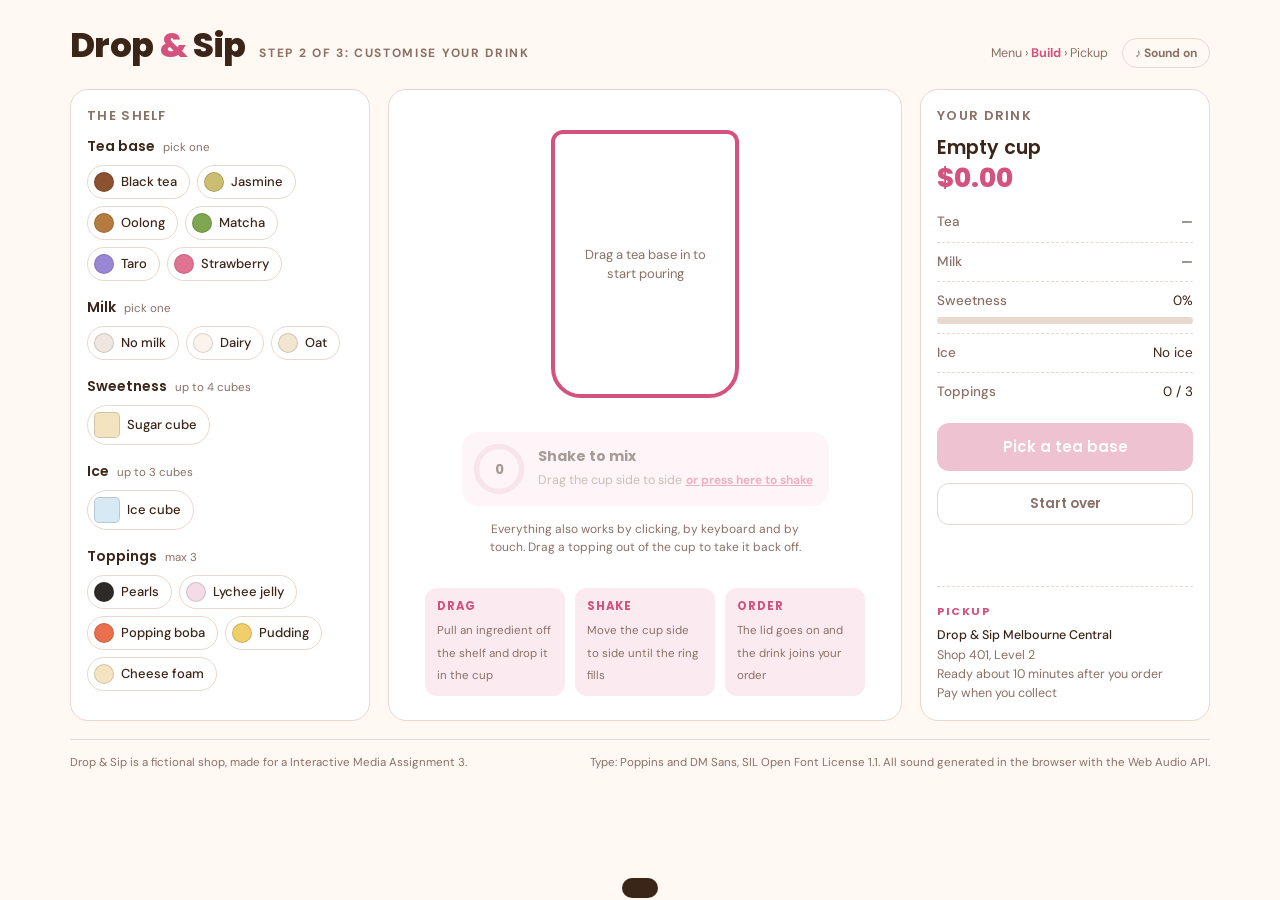
<file: assignment3/index.html>
<!DOCTYPE html>
<html lang="en">
<head>
    <meta charset="UTF-8">
    <meta name="viewport" content="width=device-width, initial-scale=1.0">
    <title>Drop &amp; Sip: Build your bubble tea</title>
 
    <link rel="stylesheet" href="reset.css">
    <link rel="stylesheet" href="style.css">
 
<!--i chose fonts that i think would be easy for users to read since customising something of their preference might require a lot of clear and clean designs
but i also didn't want it to turn out too stiff so i thought these combinations would work well. -->
 
    <link rel="preconnect" href="https://fonts.googleapis.com">
    <link rel="preconnect" href="https://fonts.gstatic.com" crossorigin>
    <link rel="stylesheet" href="https://fonts.googleapis.com/css2?family=Poppins:wght@500;600;800&family=DM+Sans:opsz,wght@9..40,400;9..40,500;9..40,700&display=swap">
    <link rel="icon" href="bubbletea.png" type="image/png">

    <script src="main.js" defer></script>
</head>
<body>
 
<!-- the wrap holds the whole page so it stays centred and never gets too wide -->
 
<div class="wrap">
 
    <!-- here is where i will put the headings -->
 
     <header class="site-head">
        <p class="brand">Drop <span>&amp;</span> Sip</p>
        <p class="step">Step 2 of 3: Customise your drink</p>
            <nav class="crumbs" aria-label="Order steps">Menu › <b>Build</b> › Pickup</nav>
        <button class="sound-toggle" id="sound-toggle" aria-pressed="true">
            <span aria-hidden="true">♪</span> Sound on
        </button>
    </header>
 
    <!-- the shell is the three column grid: shelf on the left, cup in the middle,
         order summary on the right. all three sections have to sit inside it. -->
 
    <div class="shell">
 
    <!-- next, the shelf. i've also set a limit to how many of each item they can pick to not overcrowd the drink too much and possibly cause some errors.-->
 
    <section class="panel" aria-labelledby="shelf-title">
      <h2 id="shelf-title">The shelf</h2>
 
      <div class="shelf">
        <div class="shelf-head"><h3>Tea base</h3><em>pick one</em></div>
        <div class="chips" id="shelf-tea"></div>
      </div>
 
      <div class="shelf">
        <div class="shelf-head"><h3>Milk</h3><em>pick one</em></div>
        <div class="chips" id="shelf-milk"></div>
      </div>
 
      <div class="shelf">
        <div class="shelf-head"><h3>Sweetness</h3><em>up to 4 cubes</em></div>
        <div class="chips" id="shelf-sugar"></div>
      </div>
 
      <div class="shelf">
        <div class="shelf-head"><h3>Ice</h3><em>up to 3 cubes</em></div>
        <div class="chips" id="shelf-ice"></div>
      </div>
 
      <div class="shelf">
        <div class="shelf-head"><h3>Toppings</h3><em>max 3</em></div>
        <div class="chips" id="shelf-top"></div>
      </div>
    </section>
 
    <!--the cup -->
 
    <section class="stage" aria-label="Your cup">
 
    <!-- i decided to name this the drop zone and made it a little bigger than the cup so users who
     miss it will still be able to drop it into the cup basically it would still count even if they miss by a little.-->
 
      <div class="dropzone" id="dropzone">
        <p class="dropzone-hint">drop here</p>
 
        <div class="cup" id="cup">
          <div class="lid" id="lid"></div>
          <div class="straw" id="straw"></div>
 
          <!-- everything inside cup-body is clipped by overflow and its hidden.-->
 
          <div class="cup-body">
            <div class="liquid" id="liquid"></div>
            <div class="milk-swirl" id="swirl"></div>
            <div class="foam" id="foam"></div>
            <div class="cubes" id="ice-layer"></div>
            <div class="cubes" id="sugar-layer"></div>
            <div class="sinkers" id="sinkers"></div>
            <div class="splash" id="splash"></div>
          </div>
 
          <p class="cup-empty" id="cup-empty">Drag a tea base in to start pouring</p>
        </div>
      </div>
 
      <!-- the shake meter. i was envisioning something immersive but not too complicated as well -->
 
      <div class="shaker" id="shaker">
        <svg class="ring" viewBox="0 0 60 60" aria-hidden="true">
          <circle class="track" cx="30" cy="30" r="25"></circle>
          <circle class="bar" id="ring-bar" cx="30" cy="30" r="25"
                  transform="rotate(-90 30 30)"
                  stroke-dasharray="157" stroke-dashoffset="157"></circle>
          <text x="30" y="35" text-anchor="middle" id="ring-pct">0</text>
        </svg>
        <div class="shaker-copy">
          <strong>Shake to mix</strong>
          <span id="shake-sub">Drag the cup side to side</span>
          <button class="mini" id="shake-btn">or press here to shake</button>
        </div>
      </div>
 
      <p class="note">
        Everything also works by clicking, by keyboard and by touch.
        Drag a topping out of the cup to take it back off.
      </p>
    <!-- newly added section to fill up all the space at the bottom from my first draft-->
      <div class="steps">
        <div class="step-card">
          <b>Drag</b>
          <span>Pull an ingredient off the shelf and drop it in the cup</span>
        </div>
        <div class="step-card">
          <b>Shake</b>
          <span>Move the cup side to side until the ring fills</span>
        </div>
        <div class="step-card">
          <b>Order</b>
          <span>The lid goes on and the drink joins your order</span>
        </div>
      </div>
        </section>
 
    <!-- order summary-->
 
    <section class="panel" aria-labelledby="order-title">
      <h2 id="order-title">Your drink</h2>
      <p class="drinkname" id="drink-name">Empty cup</p>
      <p class="price" id="price">$0.00</p>
 
      <ul class="readout">
        <li><b>Tea</b><span id="r-tea">—</span></li>
        <li><b>Milk</b><span id="r-milk">—</span></li>
        <li>
          <div class="readout-block">
            <div class="readout-row"><b>Sweetness</b><span id="r-sugar">0%</span></div>
            <div class="meter"><i id="sugar-meter"></i></div>
          </div>
        </li>
        <li><b>Ice</b><span id="r-ice">No ice</span></li>
        <li>
          <div class="readout-block">
            <div class="readout-row"><b>Toppings</b><span id="r-topcount">0 / 3</span></div>
            <div class="tops" id="r-tops"></div>
          </div>
        </li>
      </ul>
 
      <button class="btn" id="add-btn" disabled>Pick a tea base</button>
      <button class="btn ghost-btn" id="reset-btn">Start over</button>

      <div class="pickup">
        <h3>Pickup</h3>
        <strong>Drop &amp; Sip Melbourne Central</strong>
        Shop 401, Level 2<br>
        Ready about 10 minutes after you order<br>
        Pay when you collect
      </div>
    </section>
 
    </div>
    <footer class="site-foot">
      <p>Drop &amp; Sip is a fictional shop, made for a Interactive Media Assignment 3.</p>
      <p>Type: Poppins and DM Sans, SIL Open Font License 1.1. All sound generated in the browser with the Web Audio API.</p>
    </footer>
</div>
    </div>
 
    <div class="ordercard" id="ordercard" role="status">
    <div class="ordercard-row">
        <div>
        <p class="tag">Added to order</p>
        <h3 id="oc-name">Your drink</h3>
        <p id="oc-sub">Ready for pickup in about 10 minutes</p>
        </div>
        <button class="btn" id="oc-btn">Done</button>
    </div>
    </div>
 
<!-- here i just wanted to add a small message bubble for things like 'cup is full!' or something related to that-->
<p class="toast" id="toast"></p>
 
<p class="sr-only" id="live" aria-live="polite"></p>
 
</body>
</html>
</file>
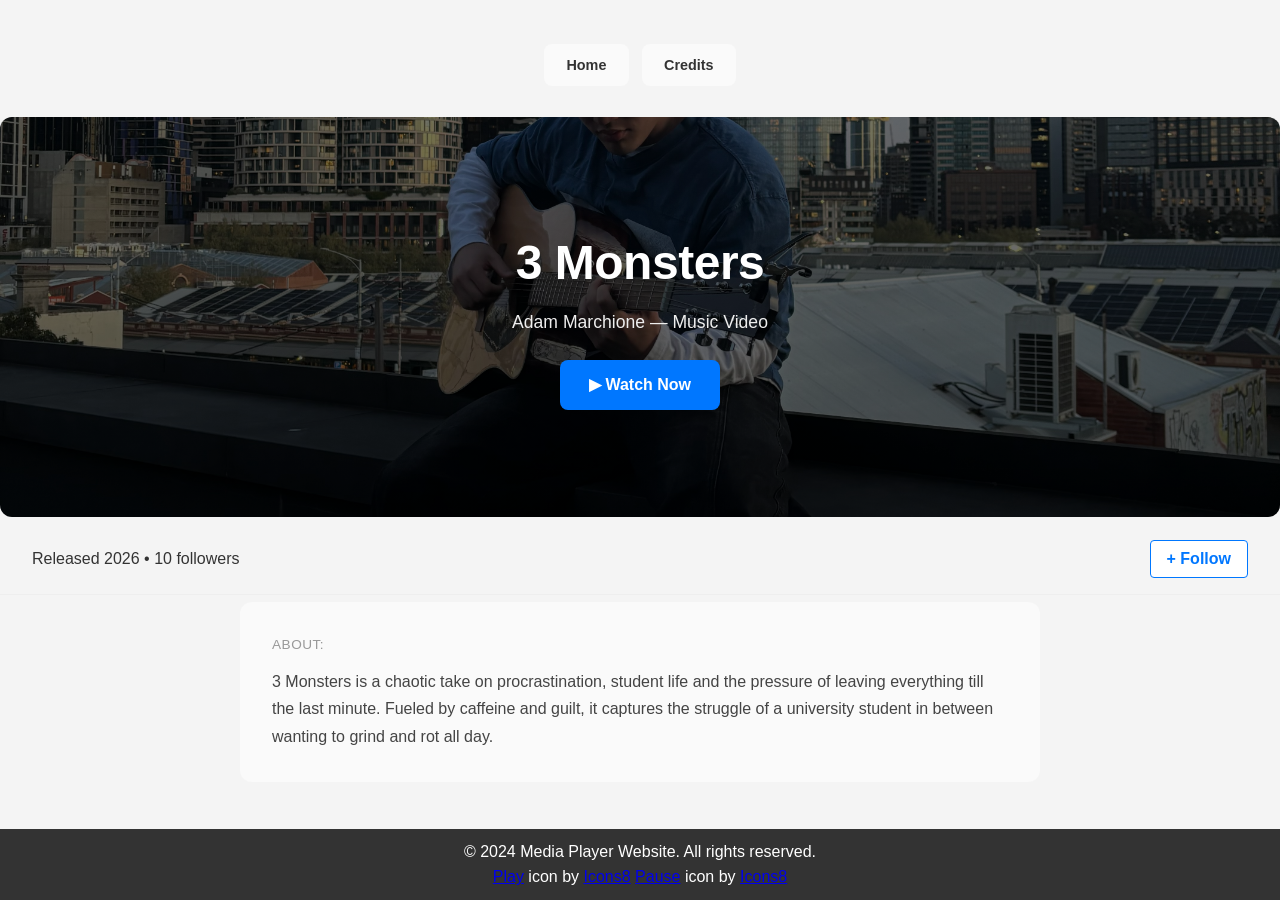
<file: Assignment 2/a2.html>
<!DOCTYPE html>
<html lang="en"><head><meta http-equiv="Content-Type" content="text/html; charset=UTF-8">
    
    <meta name="viewport" content="width=device-width, initial-scale=1.0">
    <title>3 Mons</title>
    <!-- add the font family of your choice -->
    <link rel="stylesheet" href="./a2_files/reset.css">
    <link rel="stylesheet" href="./a2_files/style.css">
    <script src="./a2_files/script.js" defer=""></script>
  </head>
  <body>

    <!-- Navigation Section -->
    <nav>
      <ul>
        <li><a href="./a2.html">Home</a></li>
        <li><a href="./credits.html">Credits</a></li>
        <!-- changed the links and categories to fit my theme (music video) -->
      </ul>
    </nav>
      <section class="hero">
        <div class="hero-text">
          <h1 class="hero-title">3 Monsters</h1>
            <p class="hero-subtitle">Adam Marchione — Music Video</p>
        <button class="hero-cta" onclick="location.href='player.html'">
        ▶ Watch Now
      </button>
      </div>
      </section>
      
      <!-- first home screen page, just a little landing page moment. the watch now button would bring users to the actual video -->
      <section class="bar">
        <div class="nfo">
          <span class="stats">Released 2026</span>
          <span class="divider">•</span>
          <span class="followers">10 followers</span>
       </div>
        <button class="follow" onclick="toggleFollow()">+ Follow</button>
      </section>

    <!-- Main Content Section -->
<!--about section, to give a little backstory and brief explanation of the video and where the idea was headed-->
      
      <section class="about-video">
        <h2 class="about-heading">ABOUT:</h2>
          <p class="about-text">
            3 Monsters is a chaotic take on procrastination, student life and the pressure of 
            leaving everything till the last minute. Fueled by caffeine and guilt, it captures the struggle of a university
            student in between wanting to grind and rot all day. 
          </p>
      </section>
      
    </main>

    <!-- Footer Section -->
    <footer>
      <p>© 2024 Media Player Website. All rights reserved.</p>
      <a href="https://icons8.com/icon/59862/play">Play</a> icon by
      <a href="https://icons8.com/">Icons8</a>
      <a href="https://icons8.com/icon/61012/pause">Pause</a> icon by
      <a href="https://icons8.com/">Icons8</a>
      
    </footer>
  

</body></html>
</file>
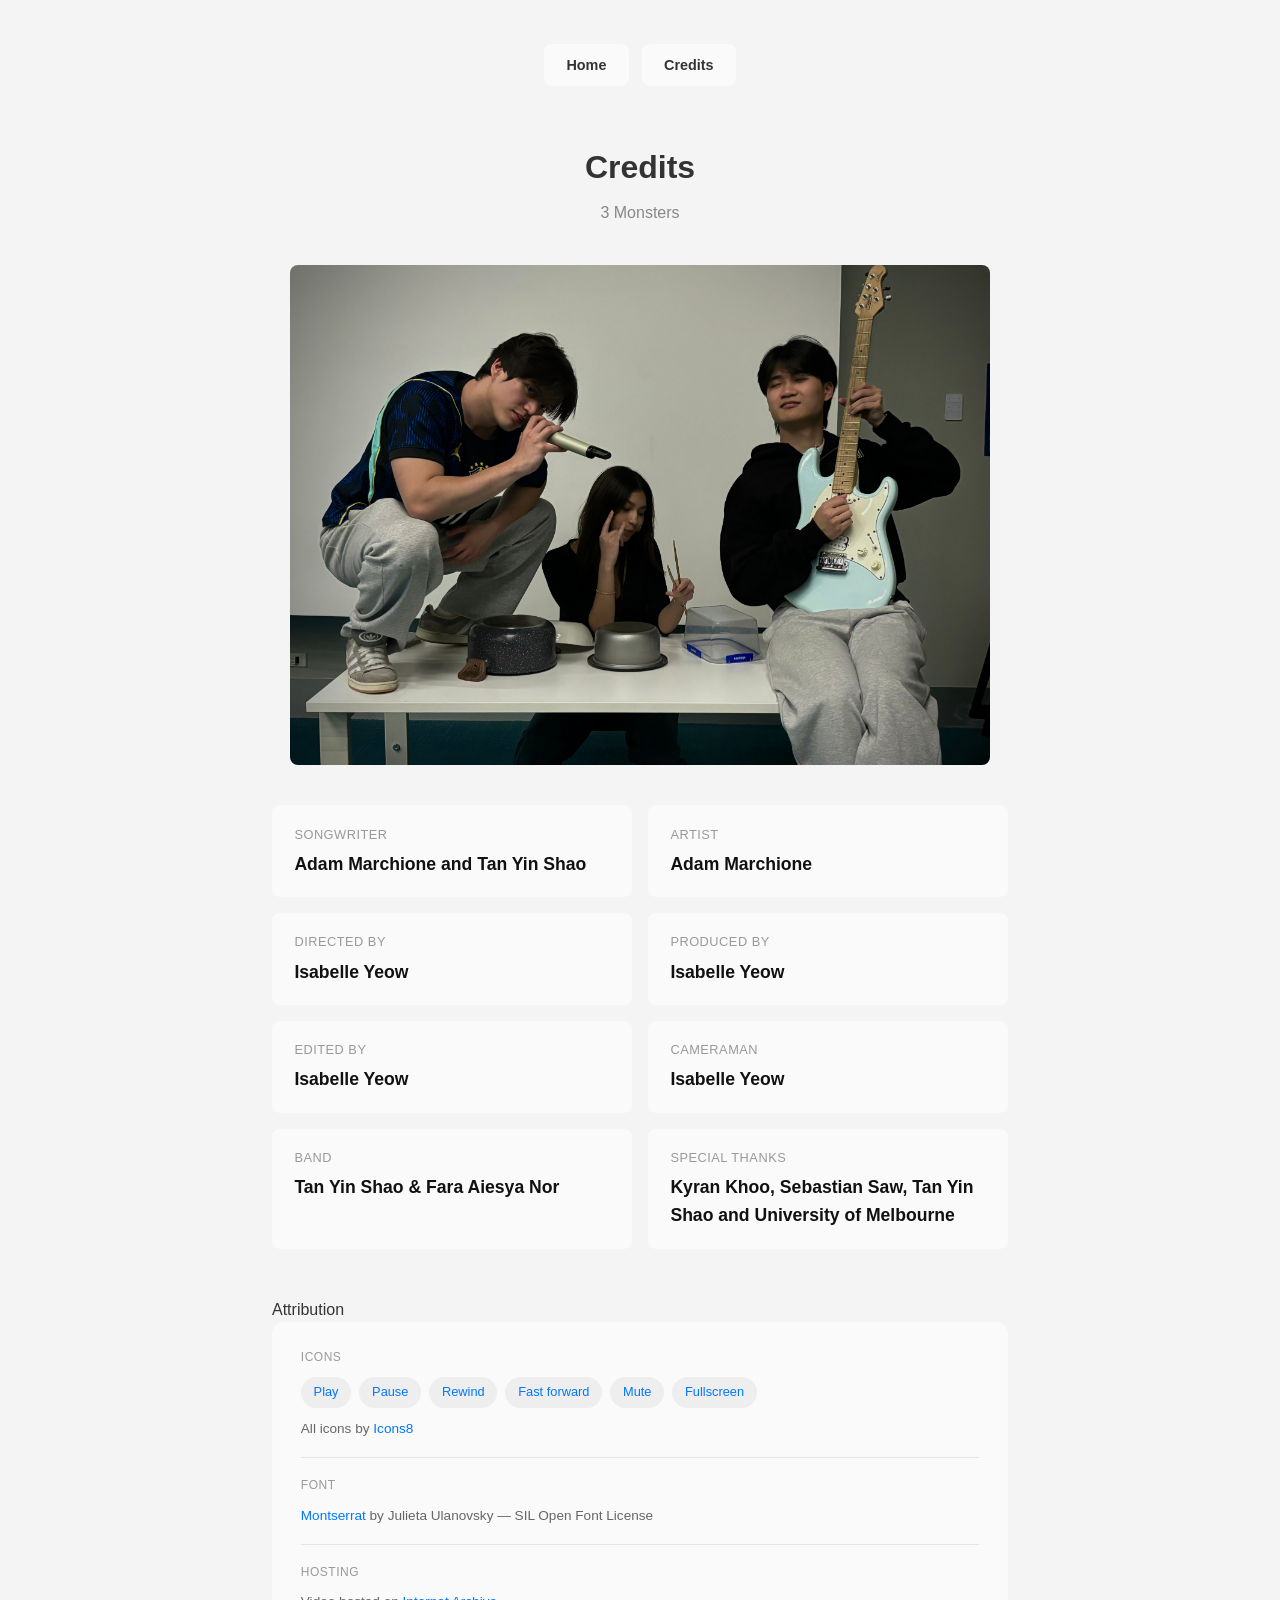
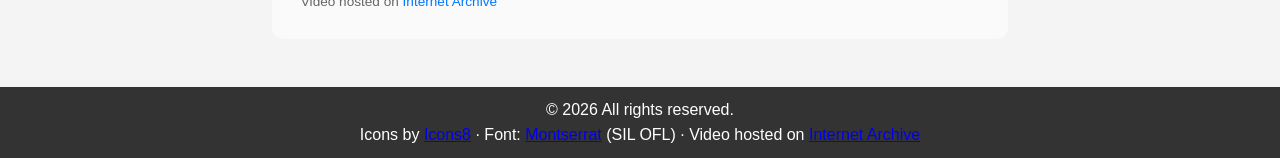
<file: Assignment 2/credits.html>
<!DOCTYPE html>
<html lang="en">
<head>
    <meta charset="UTF-8">
    <meta name="viewport" content="width=device-width, initial-scale=1.0">
    <title>Credits</title>
    <link rel="stylesheet" href="./a2_files/reset.css">
    <link rel="stylesheet" href="./a2_files/style.css">
    <script src="./a2_files/script.js" defer=""></script>
</head>
<body>
    <nav>
      <ul>
        <li><a href="./a2.html">Home</a></li>
        <li><a href="./credits.html">Credits</a></li>
        <!-- Add or remove navigation items as needed -->
      </ul>
    </nav>
<!--just a little grouo picture of everyone who helped out. i hope viewers will get a sense of warmth and happiness seeing what a bunch of teens can do in a week-->
    <main class="container credits-page">
    <section class="credits-hero">
      <h1>Credits</h1>
      <p class="credits-subtitle">3 Monsters</p>
    </section>

    <img src="./a2_files/thumbnail.png" alt="thumbnail" class="credits-image">

<!--here i added all the credits and everyone who helped out with the music videos. they are all my friends but i mainly directed and processed everything but i was very grateful for their help and cooperation-->
    <section class="credits-grid">
      <div class="credit-card">
        <p class="credit-role">Songwriter</p>
        <p class="credit-name">Adam Marchione and Tan Yin Shao</p>
      </div>
      <div class="credit-card">
        <p class="credit-role">Artist</p>
        <p class="credit-name">Adam Marchione</p>
      </div>
      <div class="credit-card">
        <p class="credit-role">Directed by</p>
        <p class="credit-name">Isabelle Yeow</p>
      </div>
      <div class="credit-card">
        <p class="credit-role">Produced by</p>
        <p class="credit-name">Isabelle Yeow</p>
      </div>
      <div class="credit-card">
        <p class="credit-role">Edited by</p>
        <p class="credit-name">Isabelle Yeow</p>
      </div>
      <div class="credit-card">
        <p class="credit-role">Cameraman</p>
        <p class="credit-name">Isabelle Yeow</p>
        </div>
        <div class="credit-card">
        <p class="credit-role">Band</p>
        <p class="credit-name">Tan Yin Shao & Fara Aiesya Nor</p>
      </div>
      <div class="credit-card">
        <p class="credit-role">Special Thanks</p>
        <p class="credit-name">Kyran Khoo, Sebastian Saw, Tan Yin Shao and University of Melbourne</p>
      </div>
    </section>

    <section class="credits-attribution">
  <h2>Attribution</h2>

  <div class="attribution-card">
    <p class="attribution-label">Icons</p>
    <div class="attribution-tags">
      <span class="attribution-tag"><a href="https://icons8.com/icon/59862/play">Play</a></span>
      <span class="attribution-tag"><a href="https://icons8.com/icon/61012/pause">Pause</a></span>
      <span class="attribution-tag"><a href ="https://icons8.com/icons/set/rewind">Rewind</a></span>
      <span class="attribution-tag"><a href ="https://icons8.com/icons/set/fast-forward">Fast forward</a></span>
      <span class="attribution-tag"><a href ="https://icons8.com/icons/set/mute">Mute</a></span>
      <span class="attribution-tag"><a href ="https://icons8.com/icons/set/fullscreen">Fullscreen</a></span>
    </div>
    <p class="attribution-note">All icons by <a href="https://icons8.com/">Icons8</a></p>

    <div class="attribution-divider"></div>

    <p class="attribution-label">Font</p>
    <p class="attribution-note">
      <a href="https://fonts.google.com/specimen/Montserrat">Montserrat</a> by Julieta Ulanovsky — SIL Open Font License
    </p>

    <div class="attribution-divider"></div>

    <p class="attribution-label">Hosting</p>
    <p class="attribution-note">
      Video hosted on <a href="https://archive.org/">Internet Archive</a>
    </p>
  </div>
</section>
</main>
  <footer>
  <p>© 2026 All rights reserved.</p>
  <p>
    Icons by <a href="https://icons8.com/">Icons8</a> ·
    Font: <a href="https://fonts.google.com/specimen/Montserrat">Montserrat</a> (SIL OFL) ·
    Video hosted on <a href="https://archive.org/">Internet Archive</a>
  </p>
</footer>
</body>
</html>
</file>
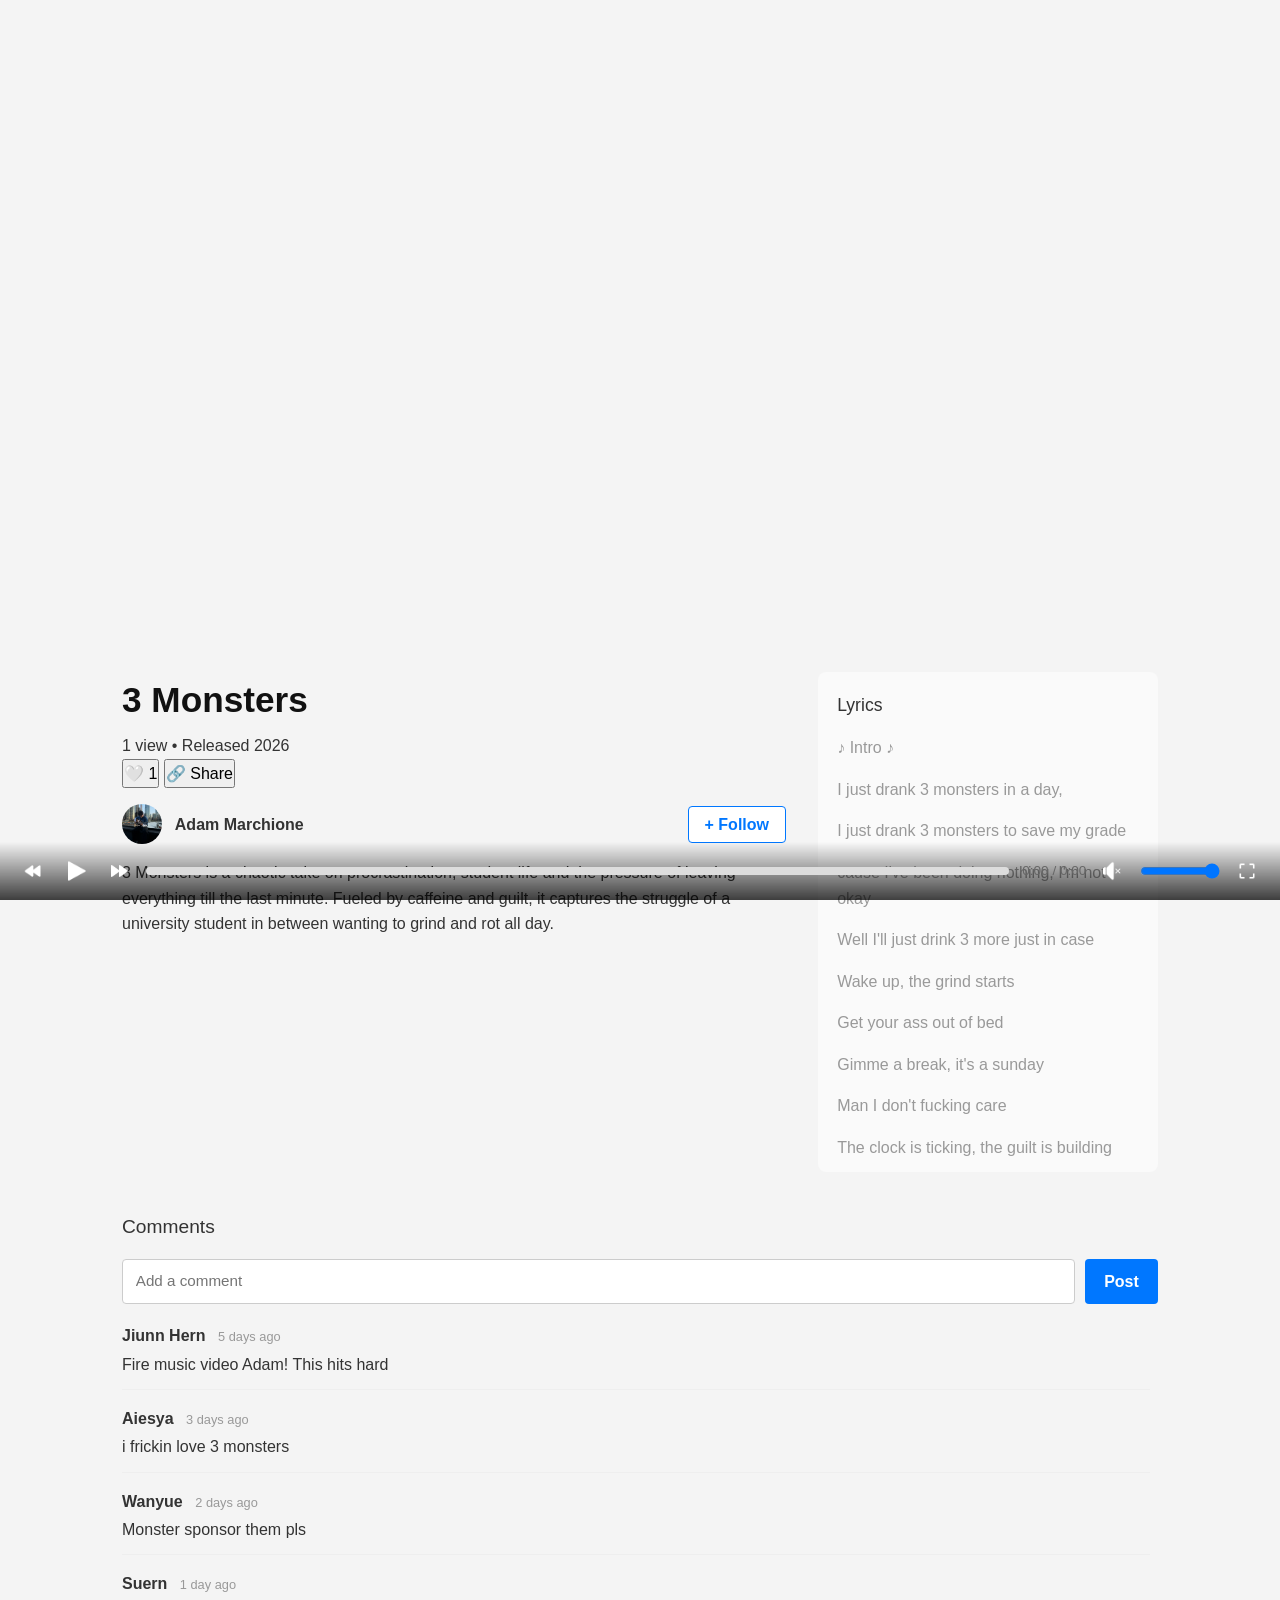
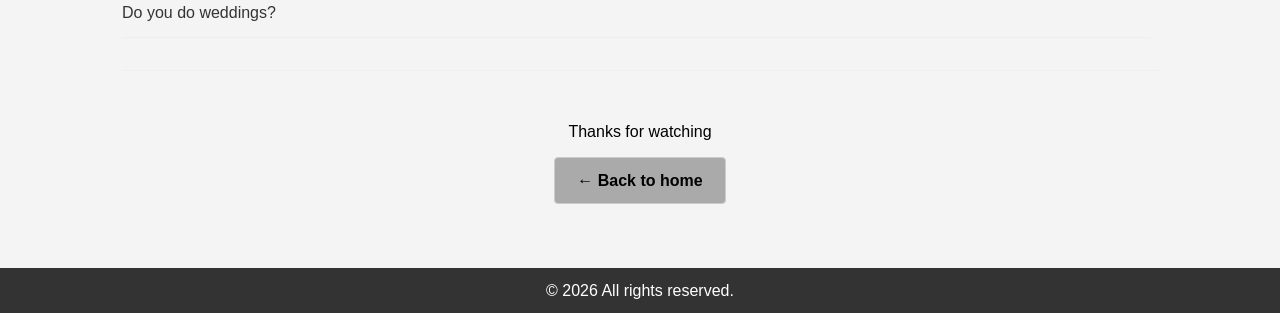
<file: Assignment 2/player.html>
<!DOCTYPE html>
<html lang="en">
<head>
    <meta charset="UTF-8">
    <meta name="viewport" content="width=device-width, initial-scale=1.0">
    <title>3 Monsters</title>
    <link rel="stylesheet" href="./a2_files/reset.css">
    <link rel="stylesheet" href="./a2_files/style.css">
    <script src="./a2_files/script.js" defer=""></script>
</head>
<body>
    <!--it took a lot of planning but i finally filmed the finished recording and uploaded it onto archive. -->
    <video id="custom-video-player" width="100%">
        <source src="https://archive.org/download/3monsters/3monsters.mp4" type="video/mp4">
    </video>


<!-- here i added the controls, i used the icons from the file and added customisable volumes, play, pause, progress bars and everything that usually appears on a normal music video-->
    <div class="custom-controls">
                <button id="rewind-btn" onclick="skip(-10)" aria-label="Rewind 10 seconds">
                    <img src="./a2_files/rewind.png" alt="Rewind" width="20" height="20">
                </button>
                <button id="play-pause-btn" onclick="togglePlayPause()">
                <img id="play-pause-img" src="./a2_files/play--v1.png" alt="Play Button" width="24" height="24">
                </button>
                <button id="forward-btn" onclick="skip(10)" aria-label="Forward 10 seconds">
                    <img src="./a2_files/fastforward.png" alt="Forward" width="20" height="20">
                </button>
                <div class="progress-bar" id="progress-bar-container" onclick="seek(event)">
                    <span id="progress-bar-fill"></span>
                </div>
                <span id="time-display" class="time-display">0:00 / 0:00</span>
                <button id="mute-btn" onclick="toggleMute()" aria-label="Mute">
                <img id="mute-icon" src="./a2_files/mute.png" alt="Volume" width="20" height="20">
                </button>
                <input type="range" id="volume-slider" min="0" max="1" step="0.05" value="1" onchange="setVolume(this.value)">
                <button id="fullscreen-btn" onclick="toggleFullscreen()" aria-label="Fullscreen">
                <img src="./a2_files/fullscreen.png" alt="Fullscreen" width="20" height="20">
                </button>
            </div>
        </div>

    <!-- trying to format and layout how this will look like as an actual media player. i want this to look like youtube but not completely the same..? -->
    <div class="watch-body">
        <div class="top-row">
            <section class="watch-info">
                <h1 class="watch-title">3 Monsters</h1>
                    <p class="watch-stats">1 view • Released 2026</p>

        <div class="action-row">
            <button class="action-btn" onclick="toggleLike()">
                <span id="like-icon">🤍</span> <span id="like-count">1</span>
            </button>
            <button class="action-btn">🔗 Share</button>
        </div>

        <div class="uploader-row">
            <img src="./a2_files/front.png" alt="Adam Marchione avatar" class="avatar">
                <span class="uploader-name">Adam Marchione</span>
                <button class="follow" onclick="toggleFollow()">+ Follow</button>
        </div>

            <p class="watch-description">
                3 Monsters is a chaotic take on procrastination, student life and the pressure 
                of leaving everything till the last minute. Fueled by caffeine and guilt, it captures 
                the struggle of a university student in between wanting to grind and rot all day.
            </p>
        </section>

    <aside class="lyrics-panel">
                    <div class="lyrics-header">
                        <h2>Lyrics</h2>
                    </div>
                    <div id="lyrics-list" class="lyrics-list"></div>
    </aside>
                    </div>


    <!-- i want to add a 'fake' comment section to show the authenticity of this website -->
    <section class="comments-section">
        <h2 class="comments-heading">Comments</h2>
            <div class="comment-input-row">
                <input type="text" id="comment-input" placeholder="Add a comment" maxlength="200">
                <button onclick="addComment()">Post</button>
            </div>
            <div id="comments-list" class="comments-list"></div>
    </section>

  <!--i maade a place for users to go back to the main page -->
  <section class="back-home">
        <p class="back-home-text">Thanks for watching</p>
        <button class="back-home-btn" onclick="location.href='a2.html'">
                    ← Back to home
        </button>
    </section>
        </div>

    </main>
    <footer>
    <p>© 2026 All rights reserved.</p>
  </footer>
</body>
</html>
</file>
<file: assignment3/style.css>
/* these are the main colours that ill be using, i kept it pretty simple and followed the same colours i used for the presentation. its a mix of brown and pink which i would say are polar opposites but i think together they might compliment each other in a way*/
:root {
  --espresso: #3B2418;   
  --pink: #D4537E; 
  --pink-soft: #FBEAF0; 
  --cream: #FFF8F3; 
  --surface: #FFFFFF; 
  --line: #E8D8CF; 
  --muted: #8A7067; 
  --shadow: rgba(59, 36, 24, 0.16);
 
  --display: 'Poppins', Arial, Helvetica, sans-serif;
  --body: 'DM Sans', Arial, Helvetica, sans-serif;
}

/* this is for users that have dark mode, it wont necessarily change too much of the colours but just darken them*/
@media (prefers-color-scheme: dark) {
  :root {
    --espresso: #F6EBE4;
    --pink: #F07CA2;
    --pink-soft: #3A2129;
    --cream: #1E120D;
    --surface: #2A1A14;
    --line: #4A332A;
    --muted: #C2A89D;
    --shadow: rgba(0, 0, 0, 0.5);
    color-scheme: dark;
  }
}

body {
  background: var(--cream);
  color: var(--espresso);
  font-family: var(--body);
  font-size: 15px;
  padding: 20px 16px 40px;
}
 
.wrap {
  max-width: 1140px;
  margin: 0 auto;
}
 
/* header*/

.site-head {
  display: flex;
  flex-wrap: wrap;
  align-items: baseline;
  gap: 8px 14px;
  margin-bottom: 18px;
}
 
.brand {
  font-family: var(--display);
  font-weight: 800;
  font-size: clamp(26px, 4vw, 34px); /* grows with the screen, within limits */
  letter-spacing: -0.02em;
}
 
.brand span { color: var(--pink); }
 
.step {
  font-size: 12px;
  letter-spacing: 0.14em;
  text-transform: uppercase;
  color: var(--muted);
  font-weight: 700;
}
 
.crumbs {
  margin-left: auto; /* pushes the breadcrumbs to the far right */
  font-size: 12.5px;
  color: var(--muted);
}
 
.crumbs b { color: var(--pink); }
 
.sound-toggle {
  font-size: 12px;
  font-weight: 700;
  color: var(--muted);
  border: 1.5px solid var(--line);
  border-radius: 999px;
  padding: 5px 12px;
}
 
.sound-toggle[aria-pressed="false"] { opacity: 0.55; }
 
/* 3 layout, just to make things easy to see. i did a little research and most ingredients are on the left and the finalised one is on the right*/

.shell {
  display: grid;
  grid-template-columns: minmax(0, 300px) minmax(0, 1fr) minmax(0, 290px);
  gap: 18px;
  align-items: stretch;
}

@media (max-width: 900px) {
  .shell { grid-template-columns: 1fr; }
  .stage { order: -1; }
}
 
.panel {
  background: var(--surface);
  border: 1px solid var(--line);
  border-radius: 18px;
  padding: 16px;
  display: flex;
  flex-direction: column;
}
 
.panel h2 {
  font-family: var(--display);
  font-weight: 600;
  font-size: 13px;
  letter-spacing: 0.1em;
  text-transform: uppercase;
  color: var(--muted);
  margin-bottom: 10px;
}

/* the shelf and ingredients*/

.shelf { margin-bottom: 16px; }
.shelf:last-child { margin-bottom: 0; }
 
.shelf-head {
  display: flex;
  align-items: baseline;
  gap: 8px;
  margin-bottom: 8px;
}
 
.shelf-head h3 {
  font-family: var(--display);
  font-weight: 600;
  font-size: 14px;
}
 
.shelf-head em {
  font-style: normal;
  font-size: 11.5px;
  color: var(--muted);
}
 
.chips {
  display: flex;
  flex-wrap: wrap;
  gap: 7px;
}
 
.chip {
  display: inline-flex;
  align-items: center;
  gap: 7px;
  font-size: 13px;
  font-weight: 500;
  color: var(--espresso);
  background: var(--surface);
  border: 1.5px solid var(--line);
  border-radius: 999px;
  padding: 6px 12px 6px 6px;
  cursor: grab;
  touch-action: none;
  transition: transform 0.14s, border-color 0.14s;
}
 
.chip:hover { border-color: var(--pink); transform: translateY(-1px); }
.chip:focus-visible { outline: 3px solid var(--pink); outline-offset: 2px; }
.chip:active { cursor: grabbing; }
.chip.is-held { opacity: 0.35; } 
.chip.is-on { border-color: var(--pink); background: var(--pink-soft); }
 
.swatch {
  width: 20px;
  height: 20px;
  border-radius: 50%;
  flex: none;
  border: 1px solid rgba(0, 0, 0, 0.14);
}
 
.swatch.cube { border-radius: 5px; }

   /* this is a copy of the item that follows the pointer. it is position fixed so that the coordinates match clientsX and Y exactly and the pointer-events: none so that it never blocks whats underneath*/

.ghost {
  position: fixed;
  z-index: 60;
  pointer-events: none;
  display: inline-flex;
  align-items: center;
  gap: 7px;
  font-family: var(--body);
  font-size: 13px;
  font-weight: 500;
  color: var(--espresso);
  background: var(--surface);
  border: 1.5px solid var(--pink);
  border-radius: 999px;
  padding: 6px 12px 6px 6px;
  box-shadow: 0 12px 24px var(--shadow);
  transform: translate(-50%, -50%) scale(1.08) rotate(-3deg);
}
 
.ghost.returning {
  transition: left 0.28s cubic-bezier(0.4, 0, 0.2, 1),
              top 0.28s cubic-bezier(0.4, 0, 0.2, 1),
              opacity 0.28s;
}

/* stage and the cup*/

.stage {
  display: flex;
  flex-direction: column;
  align-items: center;
  gap: 14px;
  padding: 20px 12px 24px;
  background: var(--surface);
  border: 1px solid var(--line);
  border-radius: 18px;
}
 
.dropzone {
  position: relative;
  padding: 18px 26px;
  border-radius: 26px;
  border: 2px dashed transparent;
  transition: background 0.18s, border-color 0.18s;
}
 
.dropzone.hot {
  background: var(--pink-soft);
  border-color: var(--pink);
}
 
.dropzone-hint {
  position: absolute;
  top: -2px;
  left: 50%;
  transform: translate(-50%, -100%);
  font-size: 12px;
  font-weight: 700;
  color: var(--pink);
  opacity: 0;
  transition: opacity 0.18s;
  white-space: nowrap;
}
 
.dropzone.hot .dropzone-hint { opacity: 1; }
 
.cup {
  position: relative;
  width: 188px;
  height: 268px;
  touch-action: none;
}
 
.cup.shakeable { cursor: ew-resize; }
 
.cup-body {
  position: absolute;
  inset: 0;
  border: 4px solid var(--pink);
  border-radius: 12px 12px 30px 30px;
  overflow: hidden;
}

.liquid {
  position: absolute;
  left: 0;
  right: 0;
  bottom: 0;
  height: 0;
  background: #C98A4B;
  transition: height 0.55s cubic-bezier(0.3, 1.2, 0.4, 1),
              background-color 0.6s;
}
/* i experimented with different types of way a milk would sit on the tea. my first draft was a blob which i removed after getting feedback and decided to make it into a layer that gradients/blends into the tea below*/

.milk-swirl {
  position: absolute;
  left: 0;
  right: 0;
  height: 0;
  background: var(--milk, #FBF4EC);
  opacity: 0;
  transition: opacity 0.5s, bottom 0.5s, height 0.5s;
}

.milk-swirl::before {
  content: '';
  position: absolute;
  left: 0;
  right: 0;
  top: -9px;
  height: 18px;
  border-radius: 50%;
  background: var(--milk, #FBF4EC);
}

.milk-swirl::after {
  content: '';
  position: absolute;
  left: 0;
  right: 0;
  bottom: -18px;
  height: 20px;
  background: linear-gradient(to bottom, var(--milk, #FBF4EC), rgba(255, 255, 255, 0));
}
 
.foam {
  position: absolute;
  left: 0;
  right: 0;
  height: 26px;
  background: #F6E3C2;
  opacity: 0;
  border-radius: 40% 40% 10% 10%;
  transition: opacity 0.4s, bottom 0.5s;
}
 
/*this makes extra pearls stack upwards from the bottom of the cup, looks more realistic. */
.sinkers {
  position: absolute;
  left: 6px;
  right: 6px;
  bottom: 4px;
  display: flex;
  flex-wrap: wrap-reverse;
  gap: 3px;
  justify-content: center;
}

.bit {
  cursor: grab;
  touch-action: none;
  animation: drop-in 0.35s cubic-bezier(0.3, 1.5, 0.5, 1);
}
 
.bit:focus-visible { outline: 2px solid var(--pink); outline-offset: 2px; }

/* pearls*/

.bit.pearl {
  width: 15px;
  height: 15px;
  border-radius: 50%;
  background: #2E2A28;
}
 
/* lychee jelly*/

.bit.jelly {
  width: 13px;
  height: 18px;
  border-radius: 3px;
  background: linear-gradient(145deg, rgba(255, 255, 255, 0.85), #F3DCE6 48%, #E0B9CA);
  border: 1px solid rgba(255, 255, 255, 0.6);
}
 
/* popping boba */
.bit.boba {
  width: 16px;
  height: 16px;
  border-radius: 50%;
  background: #E9704E;
}
 
/* pudding*/
.bit.pudding {
  width: 24px;
  height: 17px;
  clip-path: polygon(15% 0, 85% 0, 100% 100%, 0 100%);
  background: linear-gradient(to bottom, #C2822F 0 5px, #F0CE6A 5px);
}
 
@keyframes drop-in {
  from { transform: translateY(-110px) scale(0.6); opacity: 0; }
  to { transform: none; opacity: 1; }
}
 
.cubes {
  position: absolute;
  left: 0;
  right: 0;
  display: flex;
  gap: 6px;
  justify-content: center;
  transition: bottom 0.5s;
}
 
.cube {
  width: 26px;
  height: 26px;
  border-radius: 6px;
  animation: drop-in 0.4s cubic-bezier(0.3, 1.5, 0.5, 1);
}
 
.cube.ice {
  background: rgba(214, 233, 245, 0.92);
  border: 1px solid rgba(255, 255, 255, 0.7);
}
 
.cube.sugar {
  background: #F3E3BE;
  border: 1px solid rgba(255, 255, 255, 0.6);
  animation: dissolve 1.1s forwards;
}
 

@keyframes dissolve {
  0% { transform: translateY(-100px) scale(0.7); opacity: 0; }
  30% { transform: none; opacity: 1; }
  100% { transform: scale(0.3) translateY(26px); opacity: 0; }
}
 
.splash {
  position: absolute;
  left: 50%;
  top: 18%;
  width: 60px;
  height: 60px;
  margin: -30px 0 0 -30px;
  border-radius: 50%;
  border: 3px solid rgba(255, 255, 255, 0.85);
  opacity: 0;
  pointer-events: none;
}
 
.splash.go { animation: splash 0.5s ease-out; }
 
@keyframes splash {
  0% { transform: scale(0.2); opacity: 0.9; }
  100% { transform: scale(1.9); opacity: 0; }
}
 
.lid {
  position: absolute;
  left: -10px;
  right: -10px;
  top: -40px;
  height: 18px;
  border-radius: 9px;
  background: var(--pink);
  opacity: 0;
  transition: top 0.45s cubic-bezier(0.3, 1.4, 0.5, 1), opacity 0.2s;
}
 
.lid.on { top: -9px; opacity: 1; }
 
.straw {
  position: absolute;
  right: 30px;
  top: -72px;
  width: 13px;
  height: 120px;
  border-radius: 7px;
  background: var(--pink);
  transform: rotate(14deg);
  opacity: 0;
  transition: opacity 0.3s 0.25s;
}
 
.straw.on { opacity: 1; }
 
.cup.wobble { animation: wobble 0.45s; }
 
@keyframes wobble {
  0%, 100% { transform: none; }
  25% { transform: rotate(-4deg); }
  50% { transform: rotate(3.5deg); }
  75% { transform: rotate(-2deg); }
}
 
.cup.shaking { animation: shake 0.22s infinite; }
 
@keyframes shake {
  0%, 100% { transform: translateX(0); }
  25% { transform: translateX(-7px) rotate(-2deg); }
  75% { transform: translateX(7px) rotate(2deg); }
}
 
.cup-empty {
  position: absolute;
  inset: 0;
  display: flex;
  align-items: center;
  justify-content: center;
  text-align: center;
  font-size: 13px;
  color: var(--muted);
  padding: 0 22px;
}
 
/* shaking*/

.shaker {
  display: flex;
  align-items: center;
  gap: 12px;
  background: var(--pink-soft);
  border-radius: 16px;
  padding: 10px 16px 10px 10px;
  opacity: 0.45;
  pointer-events: none; 
  transition: opacity 0.3s;
}
 
.shaker.live { opacity: 1; pointer-events: auto; }
 
.ring { width: 54px; height: 54px; flex: none; }
.ring circle { fill: none; stroke-width: 6; }
.ring .track { stroke: rgba(212, 83, 126, 0.25); }
 
/* the progress, gradual increase of the line and it goes in a full circle to show completion or not.*/
.ring .bar {
  stroke: var(--pink);
  stroke-linecap: round;
  transition: stroke-dashoffset 0.12s linear;
}
 
.ring text {
  font-family: var(--display);
  font-size: 15px;
  font-weight: 700;
  fill: var(--espresso);
}
 
.shaker-copy strong {
  display: block;
  font-family: var(--display);
  font-size: 14px;
}
 
.shaker-copy span { font-size: 12.5px; color: var(--muted); }
 
.mini {
  font-size: 12px;
  font-weight: 700;
  color: var(--pink);
  text-decoration: underline;
  padding: 4px 0;
}
 
.mini:focus-visible { outline: 2px solid var(--pink); outline-offset: 2px; }
 
.note {
  font-size: 12px;
  color: var(--muted);
  text-align: center;
  max-width: 320px;
}
/* order summary */
.drinkname {
  font-family: var(--display);
  font-weight: 600;
  font-size: 19px;
  line-height: 1.25;
}

.price {
  font-family: var(--display);
  font-weight: 800;
  font-size: 26px;
  color: var(--pink);
  font-variant-numeric: tabular-nums;
}

.readout {
  list-style: none;
  margin-top: 14px;
  display: flex;
  flex-direction: column;
  gap: 9px;
}

.readout li {
  display: flex;
  justify-content: space-between;
  gap: 10px;
  font-size: 13.5px;
  border-bottom: 1px dashed var(--line);
  padding-bottom: 9px;
}

.readout li:last-child { border-bottom: none; padding-bottom: 0; }
.readout b { font-weight: 500; color: var(--muted); }
.readout-block { flex: 1; min-width: 0; }
.readout-row { display: flex; justify-content: space-between; }

.meter {
  height: 7px;
  border-radius: 4px;
  background: var(--line);
  overflow: hidden;
  margin-top: 6px;
}

.meter i { display: block; height: 100%; width: 0; background: var(--pink); transition: width 0.4s; }

.tops { display: flex; flex-wrap: wrap; gap: 6px; margin-top: 8px; }

.top-chip {
  display: inline-flex;
  align-items: center;
  gap: 6px;
  font-size: 12.5px;
  background: var(--pink-soft);
  border: 1px solid var(--pink);
  border-radius: 999px;
  padding: 3px 6px 3px 9px;
}

.top-chip button { color: var(--pink); font-size: 15px; line-height: 1; padding: 0 2px; }
.top-chip button:focus-visible { outline: 2px solid var(--pink); outline-offset: 1px; }

.btn {
  display: block;
  width: 100%;
  font-family: var(--display);
  font-weight: 600;
  font-size: 15px;
  border-radius: 12px;
  padding: 13px;
  margin-top: 12px;
  background: var(--pink);
  color: #fff;
  transition: transform 0.12s, filter 0.12s;
}

.btn[disabled] { opacity: 0.35; cursor: not-allowed; }
.btn:not([disabled]):hover { filter: brightness(1.07); transform: translateY(-1px); }
.btn:focus-visible { outline: 3px solid var(--pink); outline-offset: 2px; }

.btn.ghost-btn {
  background: transparent;
  color: var(--muted);
  border: 1.5px solid var(--line);
  font-size: 13.5px;
  padding: 10px;
}

/* order cart */
.ordercard {
  position: fixed;
  left: 50%;
  bottom: 22px;
  transform: translate(-50%, 160%);
  z-index: 50;
  width: min(420px, calc(100% - 32px));
  background: var(--surface);
  border: 2px solid var(--pink);
  border-radius: 20px;
  padding: 16px 18px;
  box-shadow: 0 20px 50px var(--shadow);
  transition: transform 0.5s cubic-bezier(0.2, 1.1, 0.3, 1);
}
 
.ordercard.up { transform: translate(-50%, 0); }
 
.ordercard-row {
  display: flex;
  align-items: center;
  justify-content: space-between;
  gap: 12px;
}
 
.ordercard .tag {
  font-size: 11px;
  letter-spacing: 0.14em;
  text-transform: uppercase;
  color: var(--pink);
  font-weight: 700;
}
 
.ordercard h3 { font-family: var(--display); font-size: 17px; margin-top: 2px; }
.ordercard p + p, .ordercard h3 + p { font-size: 12.5px; color: var(--muted); margin-top: 4px; }
.ordercard .btn { width: auto; margin: 0; padding: 11px 18px; flex: none; }
 
.toast {
  position: fixed;
  left: 50%;
  bottom: 26px;
  transform: translate(-50%, 120%);
  z-index: 70;
  background: var(--espresso);
  color: var(--cream);
  font-weight: 600;
  font-size: 13.5px;
  padding: 10px 18px;
  border-radius: 999px;
  transition: transform 0.3s;
}
 
.toast.up { transform: translate(-50%, 0); }

.sr-only {
  position: absolute;
  width: 1px;
  height: 1px;
  overflow: hidden;
  clip: rect(0 0 0 0);
  white-space: nowrap;
}

/* originally there was a lot of blank space at the end which i didnt like, i wanted it to fill the whole page so that it doesnt look so disogranised so i decided to add more instructions on what to do and also a little credits section. but all of this is just to maintain the harmony and appearance*/
.pickup {
  margin-top: auto;
  padding-top: 16px;
  border-top: 1px dashed var(--line);
  font-size: 12.5px;
  color: var(--muted);
  line-height: 1.55;
}

.pickup h3 {
  font-family: var(--display);
  font-size: 11px;
  letter-spacing: 0.14em;
  text-transform: uppercase;
  color: var(--pink);
  margin-bottom: 6px;
}

.pickup strong {
  display: block;
  color: var(--espresso);
  font-weight: 500;
}

/* the instrusctions or reminders of how this works */
.steps {
  margin-top: auto;
  padding-top: 18px;
  display: flex;
  flex-wrap: wrap;
  gap: 10px;
  width: 100%;
  max-width: 440px;
}

.step-card {
  flex: 1 1 110px;
  min-width: 0;
  background: var(--pink-soft);
  border-radius: 12px;
  padding: 10px 12px;
}

.step-card b {
  display: block;
  font-family: var(--display);
  font-size: 11.5px;
  letter-spacing: 0.08em;
  text-transform: uppercase;
  color: var(--pink);
  margin-bottom: 3px;
}

.step-card span {
  font-size: 11.5px;
  color: var(--muted);
  line-height: 1.4;
}

.site-foot {
  margin-top: 18px;
  padding-top: 14px;
  border-top: 1px solid var(--line);
  display: flex;
  flex-wrap: wrap;
  gap: 6px 18px;
  justify-content: space-between;
  font-size: 11.5px;
  color: var(--muted);
}
</file>
<file: Assignment 2/a2_files/style.css>
:root {
  --primary-bg-color: #f4f4f4;
  --text-color: #333;
  --main-bg-color: #333;
  --main-text-color: #fff;
  --main-btn-bg-color: #938989;
}

body,
h1,
p,
ul {
  margin: 0;
  padding: 0;
}

body {
  font-family: "Montserrat", sans-serif;
  background-color: var(--primary-bg-color);
  color: var(--text-color);
  line-height: 1.6;
  display: flex;
  flex-direction: column;
  align-items: center;
  justify-content: space-between;
}

/* Add additional styles as needed */

/* Create a container for the main content */
.container {
  max-width: 1000px;
  width: 100%;
  padding: 10px;
}


/* Top Navigation styling */
/* i edited the style of the top navigation sections (home and credits) because i want it to match the vibe of the entire website more*/
nav {
  margin-top: 20px;
  text-align: center;
}

nav ul {
  list-style: none;
  display: flex;
  justify-content: center;
  gap: 0.8rem;
  margin: 0;
  padding: 1.5rem 0;
}

nav ul li a {
  display: inline-block;
  padding: 0.6rem 1.4rem;
  background: #fafafa;
  border-radius: 8px;
  color: #333;
  text-decoration: none;
  font-weight: 600;
  font-size: 0.9rem;
  transition: background 0.15s ease, transform 0.15s ease;
}

nav ul li a:hover {
  background: #eee;
  transform: translateY(-1px);
}

/*editing the aesthetics of the watch now buttons and how users will interact with it. as users hover over it the colour will change with i personally like a lot*/
.watch-now {
  display: inline-flex;
  align-items: center;
  gap: 0.5rem;
  padding: 0.4rem 1rem;  
  font-size: 0.8rem;       
  background: #0077ff;      
  color: #fff;
  border: none;
  border-radius: 4px;
  font-weight: 600;
  cursor: pointer;
  transition: background 0.15s ease, transform 0.15s ease;
}

.watch-now:hover {
  background: #005fcc;      
  transform: translateY(-1px);
}

.player-page {
  padding-top: 6rem;
}
/* video */
.media-player {
  width: 100%;
  margin: 0 0 1.5rem;
  position: relative;
}

.media-player video {
  width: 100%;
  display: block;
  border-radius: 0;      
  background: #000;
  aspect-ratio: 16 / 9;  
  object-fit: cover;
}
/* adding more details to make it look like a real music website*/
/* for the thumbnail and formatting, i want viewers to get a glimpse or a teaser before pressing watch now*/

.hero {
  position: relative;
  width: 100%;
  min-height: 400px;
  padding: 3rem 2rem;
  border-radius: 12px;
  display: flex;
  flex-direction: column;
  align-items: center;
  justify-content: center;
  text-align: center;
  overflow: hidden;

  background:
    linear-gradient(rgba(0,0,0,0.55), rgba(0,0,0,0.65)),
    url('./front.png') center/cover no-repeat;
}
.hero-title {
  font-size: 3rem;
  font-weight: 800;
  color: #fff;
  margin: 0 0 0.4rem;
  letter-spacing: -0.01em;
}

.hero-subtitle {
  color: #eee;     
  font-size: 1.1rem;
  margin: 0 0 1.5rem;
}

.hero-cta {
  padding: 0.75rem 1.8rem;
  font-size: 1rem;
  background: #0077ff;
  color: #fff;
  border: none;
  border-radius: 8px;
  font-weight: 600;
  cursor: pointer;
  transition: background 0.15s ease, transform 0.15s ease;
}

.hero-cta:hover {
  background: #005fcc;
  transform: translateY(-1px);
}

.bar {
  display: flex;
  justify-content: space-between;
  align-items: center;
  padding: 1rem 2rem;
  border-bottom: 1px solid #eee;
  width: 100%;
}

.info {
  display: flex;
  gap: 0.6rem;
  color: #666;
  font-size: 0.9rem;
}

.follow {
  padding: 0.3rem 1rem;
  background: #fff;
  border: 0.5px solid #0077ff;
  color: #0077ff;
  border-radius: 4px;
  font-weight: 600;
  cursor: pointer;
  transition: background 0.15s ease, color 0.15s ease;
}

.follow:hover {
  background: #004faa;
  color: #fff;
}

/* about the video, styling and fixing the layout of it*/
.about-video {
  max-width: 800px;
  margin: 0 auto 2.5rem;
  padding: 2rem;
  background: #fafafa;
  border-radius: 12px;
}

.about-heading {
  font-size: 0.85rem;
  text-transform: uppercase;
  letter-spacing: 0.5px;
  color: #999;
  margin-bottom: 0.8rem;
}

.about-text {
  color: #444;
  line-height: 1.7;
}

/* editing the media player page to make it seem like a real media player. i want something easy to navigate and read*/
.watch-body {
  max-width: 1100px;
  margin: 2rem auto;
  padding: 0 2rem;
  font-family: "Montserrat", sans-serif;
}

.top-row {
  display: flex;
  gap: 2rem;
  align-items: flex-start;
  margin-bottom: 2.5rem;
}
.watch-title {
  font-size: 2.2rem;
  font-weight: 700;
  margin: 0 0 0.3rem;
  color: #111;
}
.watch-main {
  flex: 2;
  min-width: 0; 
}

.watch-info {
  flex: 2;
  min-width: 0;
}
.uploader-row {
  display: flex;
  align-items: center;
  gap: 0.8rem;
  margin: 1rem 0;
}

.avatar {
  width: 40px;
  height: 40px;
  border-radius: 50%;
  object-fit: cover;
  background: #ddd; 
}

.uploader-name {
  font-weight: 600;
  flex-grow: 1; 
}
.lyrics-panel {
  flex: 1;
  max-width: 340px;
  background: #fafafa;
  border-radius: 8px;
  padding: 1.2rem;
  max-height: 500px;
  overflow-y: auto;
}

.lyrics-header {
  display: flex;
  justify-content: space-between;
  align-items: center;
  margin-bottom: 0.8rem;
}


.lyrics-header h2 {
  font-size: 1.1rem;
}

#lyrics-toggle {
  background: none;
  border: 1px solid #ccc;
  border-radius: 4px;
  padding: 0.3rem 0.7rem;
  font-size: 0.8rem;
  cursor: pointer;
}

.lyrics-list {
  display: flex;
  flex-direction: column;
  gap: 0.6rem;
}

.lyric-line {
  color: #999;
  cursor: pointer;
  transition: color 0.2s ease, transform 0.2s ease;
  padding: 0.2rem 0;
}

.lyric-line:hover {
  color: #444;
}

.lyric-line.active {
  color: #111;
  font-weight: 700;
  transform: scale(1.03);
}

/* stack vertically on smaller screens */
@media (max-width: 1000px) {
  .top-row {
    flex-direction: column;
  }
  .lyrics-panel {
    max-width: 100%;
  }
}

/* comment section*/
.comments-section {
  padding: 0;
}

.comments-heading {
  font-size: 1.2rem;
  margin-bottom: 1rem;
}

.comment-input-row {
  display: flex;
  gap: 0.6rem;
  margin-bottom: 1.2rem;
}

.comment-input-row input {
  flex: 1;
  padding: 0.6rem 0.8rem;
  border: 1px solid #ccc;
  border-radius: 4px;
  font-size: 0.95rem;
}

.comment-input-row button {
  padding: 0.5rem 1.2rem;
  background: #0077ff;
  color: #fff;
  border: none;
  border-radius: 4px;
  cursor: pointer;
  font-weight: 600;
  transition: background 0.15s ease;
}

.comment-input-row button:hover {
  background: #005fcc;
}

.comments-list {
  max-height: 320px;
  overflow-y: auto;
  display: flex;
  flex-direction: column;
  gap: 1rem;
  padding-right: 0.5rem;
}

.comment {
  border-bottom: 1px solid #eee;
  padding-bottom: 0.8rem;
}

.comment-name {
  font-weight: 600;
  margin-right: 0.5rem;
}

.comment-time {
  color: #999;
  font-size: 0.8rem;
}

.comment-text {
  margin-top: 0.3rem;
  color: #333;
  line-height: 1.4;
}

/* back home edts*/
.back-home {
  text-align: center;
  padding: 3rem 0 2rem;
  border-top: 0.5px solid #eee;
  margin-top: 2rem;
}

.back-home-text {
  color: #000000;
  font-size: 1rem;
  margin-bottom: 0.8rem;
}

.back-home-btn {
  padding: 0.6rem 1.4rem;
  background: #aaaaaa;
  border: 1px solid #ccc;
  border-radius: 4px;
  cursor: pointer;
  font-weight: 600;
  transition: background 0.15s ease, transform 0.15s ease;
}
.back-home-btn:hover {
  background: #494949;
  transform: translateY(-1px);
}

/* credits, i wanted something classy but also easy to read like how ive been designing this entire website*/

.credits-page {
  max-width: 800px;
  margin: 0 auto;
  padding: 2rem 2rem 3rem;
}

.credits-hero {
  text-align: center;
  margin-bottom: 2.5rem;
}

.credits-hero h1 {
  font-size: 2rem;
  font-weight: 700;
  margin: 0 0 0.4rem;
}

.credits-subtitle {
  color: #888;
  font-size: 1rem;
}

.credits-grid {
  display: grid;
  grid-template-columns: repeat(2, 1fr);
  gap: 1rem;
  margin-bottom: 3rem;
}

.credit-card {
  background: #fafafa;
  border-radius: 8px;
  padding: 1.2rem 1.4rem;
}

.credit-role {
  font-size: 0.8rem;
  text-transform: uppercase;
  letter-spacing: 0.5px;
  color: #999;
  margin-bottom: 0.3rem;
}

.credit-name {
  font-size: 1.1rem;
  font-weight: 600;
  color: #111;
}

/* controls for the video*/
.custom-controls button img {
  display: block;
}

.custom-controls {
  position: absolute;
  bottom: 0;
  left: 0;
  width: 100%;
  display: flex;
  align-items: center;
  gap: 0.8rem;
  padding: 0.8rem 1.2rem;
  background: linear-gradient(to top, rgba(0,0,0,0.75), transparent);
  margin-top: 0;
}

.custom-controls button img {
  filter: invert(1);
}

.time-display {
  color: #fff; 
}

.custom-controls button {
  background: none;
  border: none;
  cursor: pointer;
  padding: 4px;
  font-size: 1.1rem;
  line-height: 1;
  transition: transform 0.15s ease;
}
.custom-controls button:hover {
  transform: scale(1.15);
}

.progress-bar {
  flex: 1;
  height: 8px;
  background: #ddd;
  border-radius: 4px;
  cursor: pointer;
  overflow: hidden;
}

#progress-bar-fill {
  display: block;
  height: 100%;
  width: 0;
  background: #0077ff;
  transition: width 0.1s linear;
}
.time-display {
  font-size: 0.85rem;
  color: #666;
  white-space: nowrap;
}

#volume-slider {
  width: 80px;
}
/* credits image*/
.credits-image {
  width: 100%;
  max-width: 700px;
  height: 500px;
  object-fit: cover;
  display: block;
  margin: 0 auto 2.5rem;
  border-radius: 8px;
}
/* attributions from everything that i sourced externally*/
.attribution-card {
  background: #fafafa;
  border-radius: 12px;
  padding: 1.6rem 1.8rem;
}

.attribution-label {
  font-size: 0.75rem;
  text-transform: uppercase;
  letter-spacing: 0.5px;
  color: #999;
  margin: 0 0 0.6rem;
}

.attribution-tags {
  display: flex;
  flex-wrap: wrap;
  gap: 0.5rem;
  margin-bottom: 0.6rem;
}

.attribution-tag {
  font-size: 0.8rem;
  color: #555;
  background: #eee;
  border-radius: 100px;
  padding: 0.35rem 0.8rem;
}

.attribution-tag a {
  color: #0077ff;
  text-decoration: none;
}

.attribution-tag a:hover {
  text-decoration: underline;
}

.attribution-note {
  font-size: 0.85rem;
  color: #666;
  margin: 0;
}

.attribution-note a {
  color: #0077ff;
  text-decoration: none;
}

.attribution-note a:hover {
  text-decoration: underline;
}

.attribution-divider {
  border-top: 1px solid #e5e5e5;
  margin: 1.1rem 0;
}
/* Footer styling */
footer {
  background-color: var(--main-bg-color);
  color: var(--main-text-color);
  text-align: center;
  padding: 10px 0;
  width: 100%;
}
</file>
